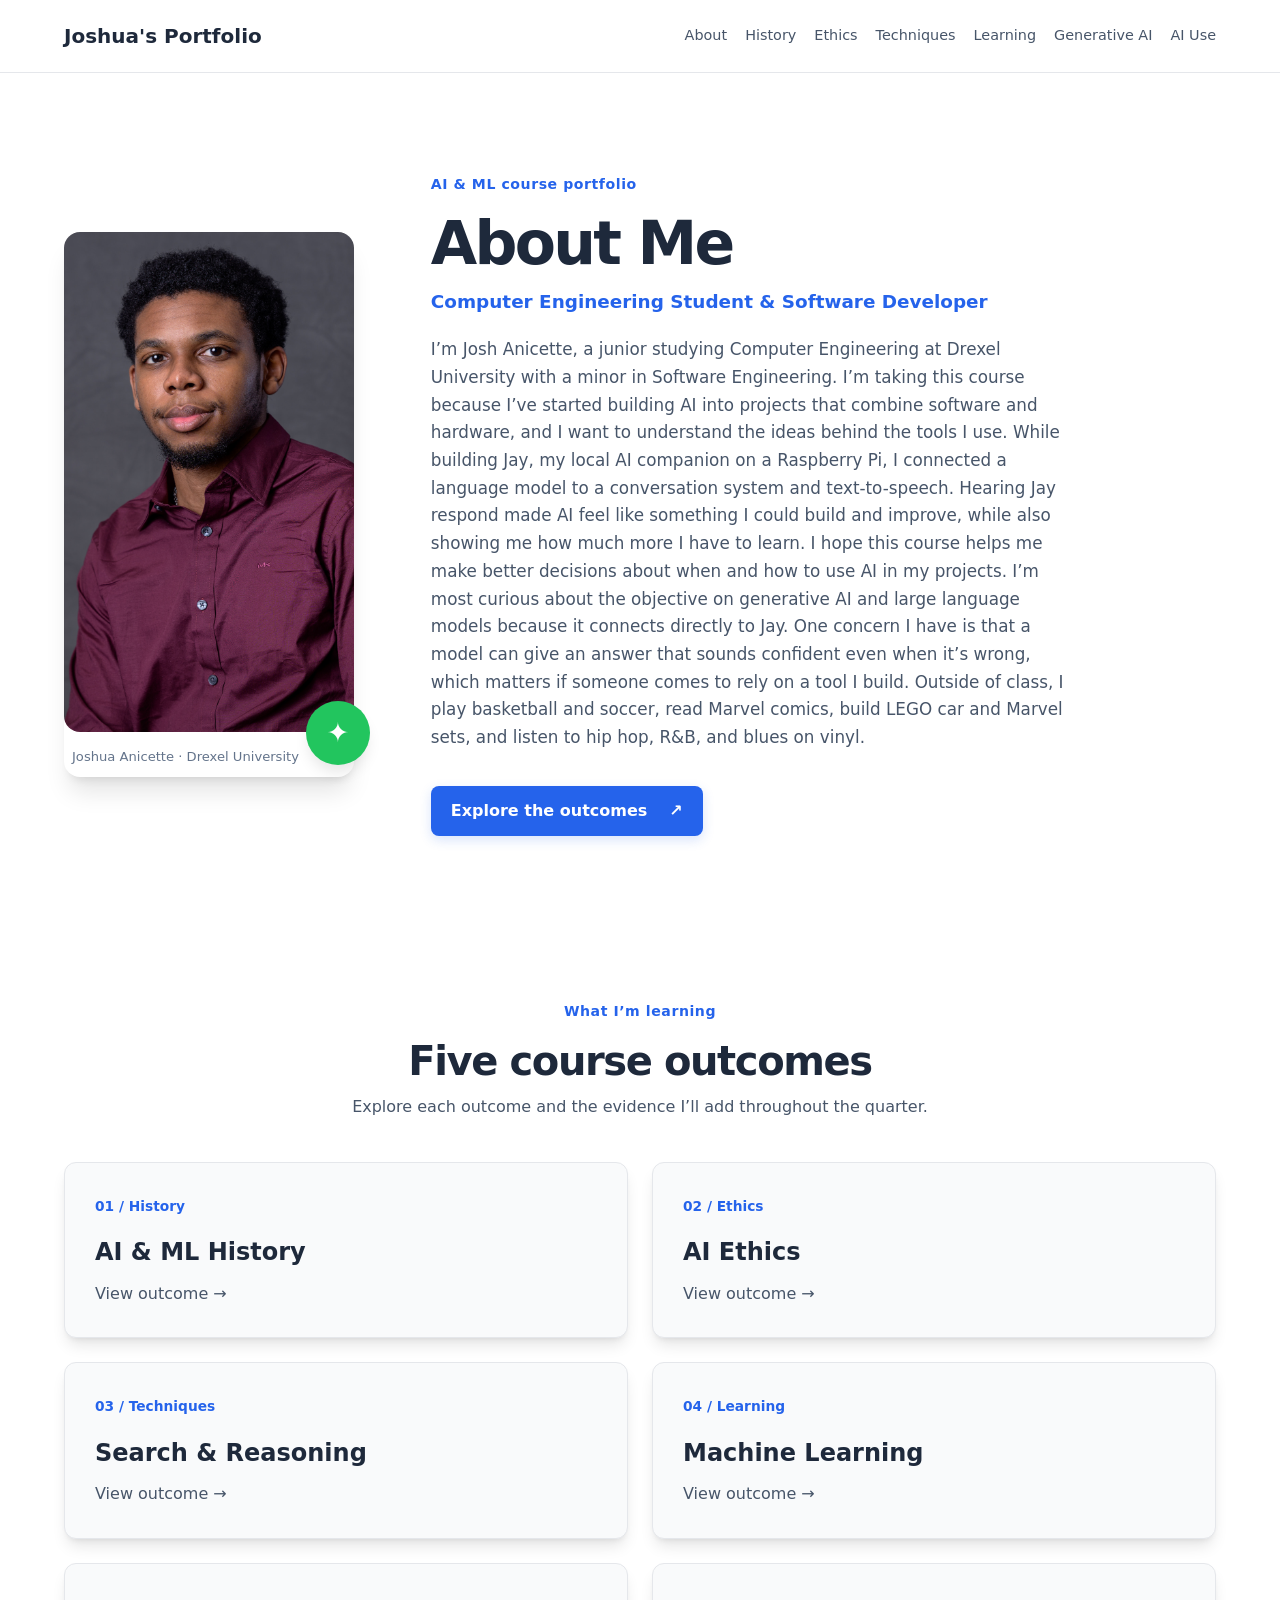
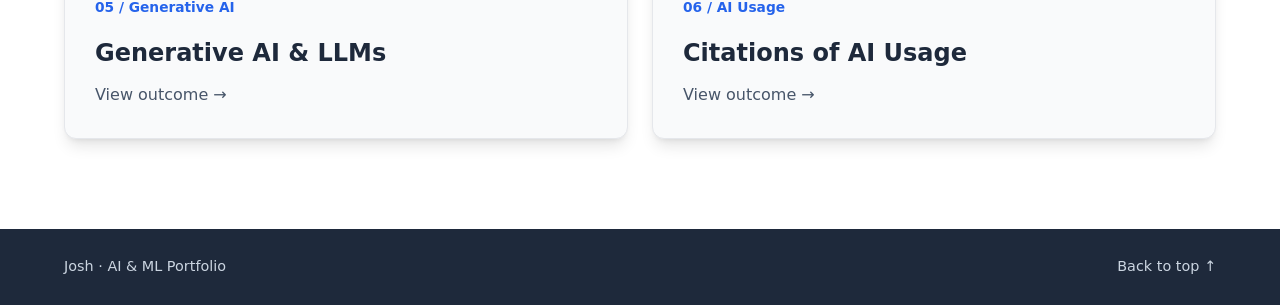
<file: index.html>
<!doctype html>
<html lang="en">
<head>
  <meta charset="utf-8">
  <meta name="viewport" content="width=device-width, initial-scale=1">
  <meta name="description" content="A personal portfolio for an AI and machine learning course.">
  <title>Joshua's Portfolio | AI &amp; ML</title>
  <link rel="stylesheet" href="style.css">
</head>
<body>
  <a class="skip-link" href="#main">Skip to content</a>
  <header class="site-header">
    <nav class="nav wrap" aria-label="Main navigation">
      <a class="brand" href="#home">Joshua's Portfolio</a>
      <div class="nav-links">
        <a href="#home">About</a>
        <a href="outcome1.html">History</a>
        <a href="outcome2.html">Ethics</a>
        <a href="outcome3.html">Techniques</a>
        <a href="outcome4.html">Learning</a>
        <a href="outcome5.html">Generative AI</a>
        <a href="aiuse.html">AI Use</a>
      </div>
    </nav>
  </header>

  <main id="main">
    <section class="hero wrap" id="home" aria-labelledby="about-title">
      <div class="hero-copy">
        <p class="eyebrow">AI &amp; ML course portfolio</p>
        <h1 id="about-title">About Me</h1>
        <p class="hero-subtitle">Computer Engineering Student &amp; Software Developer</p>
        <div class="about-text">
          <p> I’m Josh Anicette, a junior studying Computer Engineering at Drexel University with a minor in Software Engineering. I’m taking this course because I’ve started building AI into projects that combine software and hardware, and I want to understand the ideas behind the tools I use. While building Jay, my local AI companion on a Raspberry Pi, I connected a language model to a conversation system and text-to-speech. Hearing Jay respond made AI feel like something I could build and improve, while also showing me how much more I have to learn. I hope this course helps me make better decisions about when and how to use AI in my projects. I’m most curious about the objective on generative AI and large language models because it connects directly to Jay. One concern I have is that a model can give an answer that sounds confident even when it’s wrong, which matters if someone comes to rely on a tool I build. Outside of class, I play basketball and soccer, read Marvel comics, build LEGO car and Marvel sets, and listen to hip hop, R&B, and blues on vinyl.</p>
        </div>
        <a class="button" href="outcome1.html">Explore the outcomes <span aria-hidden="true">↗</span></a>
      </div>
      <div class="portrait-frame">
        <img src="images/profile.jpg" alt="Portrait or avatar of Josh" width="440" height="500">
        <span class="portrait-badge" aria-hidden="true">✦</span>
        <p class="portrait-caption">Joshua Anicette · Drexel University</p>
      </div>
    </section>

    <section class="section-intro wrap" aria-labelledby="outcomes-title">
      <p class="eyebrow">What I’m learning</p>
      <h2 id="outcomes-title">Five course outcomes</h2>
      <p>Explore each outcome and the evidence I’ll add throughout the quarter.</p>
    </section>
    <div class="outcomes wrap">
      <a class="outcome-link" href="outcome1.html"><span>01 / History</span><h3>AI &amp; ML History</h3><p>View outcome →</p></a>
      <a class="outcome-link" href="outcome2.html"><span>02 / Ethics</span><h3>AI Ethics</h3><p>View outcome →</p></a>
      <a class="outcome-link" href="outcome3.html"><span>03 / Techniques</span><h3>Search &amp; Reasoning</h3><p>View outcome →</p></a>
      <a class="outcome-link" href="outcome4.html"><span>04 / Learning</span><h3>Machine Learning</h3><p>View outcome →</p></a>
      <a class="outcome-link" href="outcome5.html"><span>05 / Generative AI</span><h3>Generative AI &amp; LLMs</h3><p>View outcome →</p></a>
      <a class="outcome-link" href="aiuse.html"><span>06 / AI Usage</span><h3>Citations of AI Usage</h3><p>View outcome →</p></a>
      
    </div>
  </main>

  <footer class="site-footer"><div class="wrap"><span>Josh · AI &amp; ML Portfolio</span><a href="#home">Back to top ↑</a></div></footer>
</body>
</html>
</file>
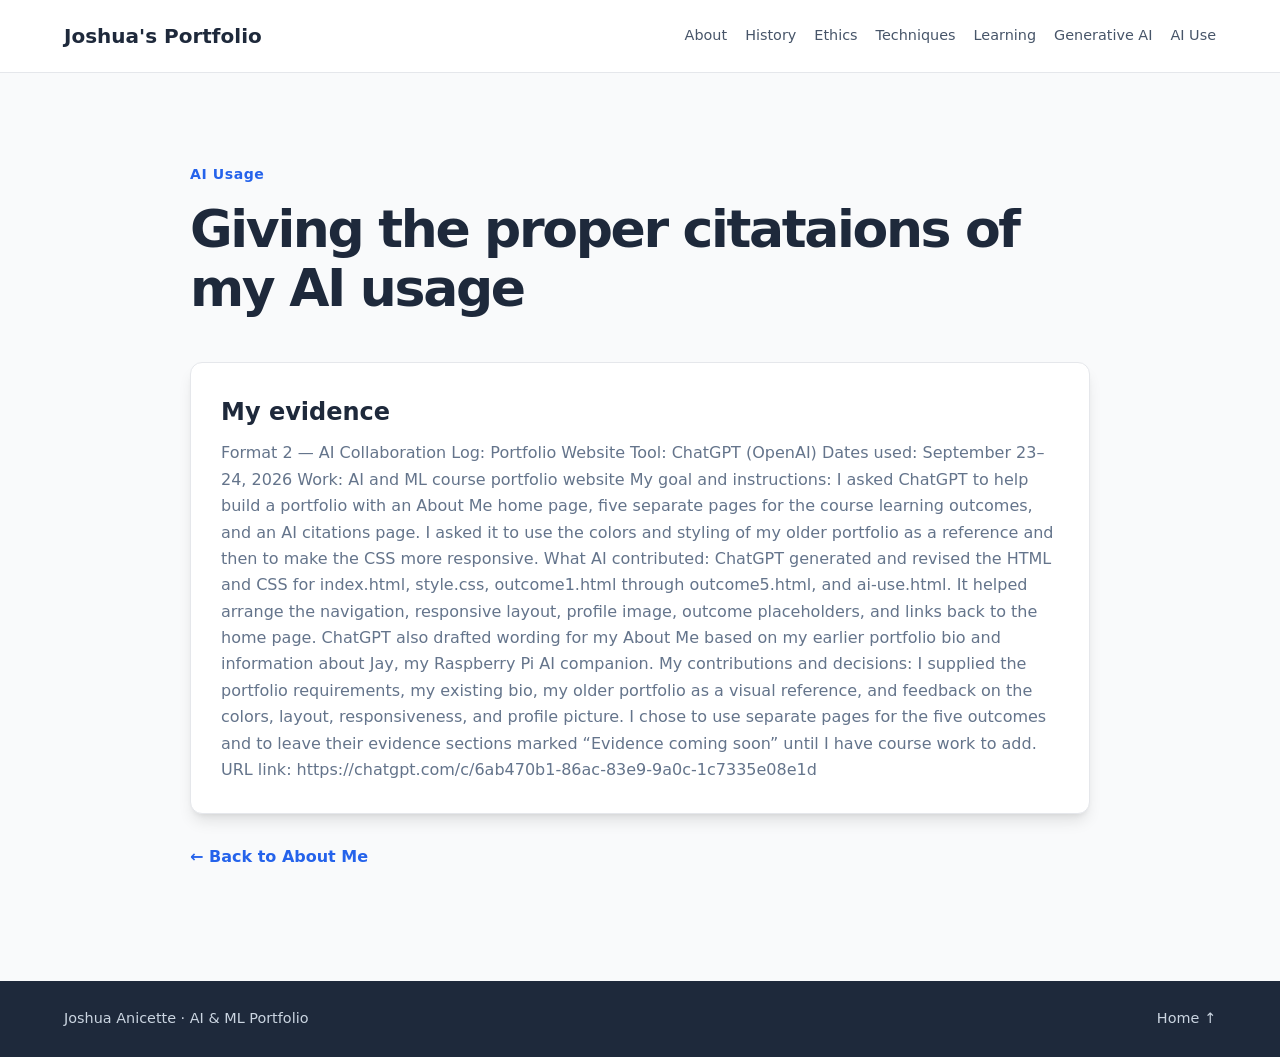
<file: aiuse.html>
<!doctype html>
<html lang="en">
<head><meta charset="utf-8"><meta name="viewport" content="width=device-width, initial-scale=1"><title>Generative AI | Joshua's Portfolio</title><link rel="stylesheet" href="style.css"></head>
<body>
<a class="skip-link" href="#main">Skip to content</a>
<header class="site-header"><nav class="nav wrap" aria-label="Main navigation"><a class="brand" href="index.html">Joshua's Portfolio</a><div class="nav-links"><a href="index.html">About</a><a href="outcome1.html">History</a><a href="outcome2.html">Ethics</a><a href="outcome3.html">Techniques</a><a href="outcome4.html">Learning</a><a href="outcome5.html">Generative AI</a><a href="aiuse.html">AI Use</a></div></nav></header>
<main id="main" class="page-main"><section class="page-content wrap" aria-labelledby="page-title">
<p class="eyebrow"> AI Usage</p>
<h1 id="page-title">Giving the proper citataions of my AI usage</h1>
<div class="evidence-panel"><h2>My evidence</h2><p>Format 2 — AI Collaboration Log: Portfolio Website
Tool: ChatGPT (OpenAI)
Dates used: September 23–24, 2026
Work: AI and ML course portfolio website
My goal and instructions: I asked ChatGPT to help build a portfolio with an About Me home page, five separate pages for the course learning outcomes, and an AI citations page. I asked it to use the colors and styling of my older portfolio as a reference and then to make the CSS more responsive. 
What AI contributed: ChatGPT generated and revised the HTML and CSS for index.html, style.css, outcome1.html through outcome5.html, and ai-use.html. It helped arrange the navigation, responsive layout, profile image, outcome placeholders, and links back to the home page. ChatGPT also drafted wording for my About Me based on my earlier portfolio bio and information about Jay, my Raspberry Pi AI companion.
My contributions and decisions: I supplied the portfolio requirements, my existing bio, my older portfolio as a visual reference, and feedback on the colors, layout, responsiveness, and profile picture. I chose to use separate pages for the five outcomes and to leave their evidence sections marked “Evidence coming soon” until I have course work to add.
URL link: https://chatgpt.com/c/6ab470b1-86ac-83e9-9a0c-1c7335e08e1d</p></div>
<a class="back-link" href="index.html">← Back to About Me</a>
</section></main>
<footer class="site-footer"><div class="wrap"><span>Joshua Anicette · AI &amp; ML Portfolio</span><a href="index.html">Home ↑</a></div></footer>
</body></html>
</file>
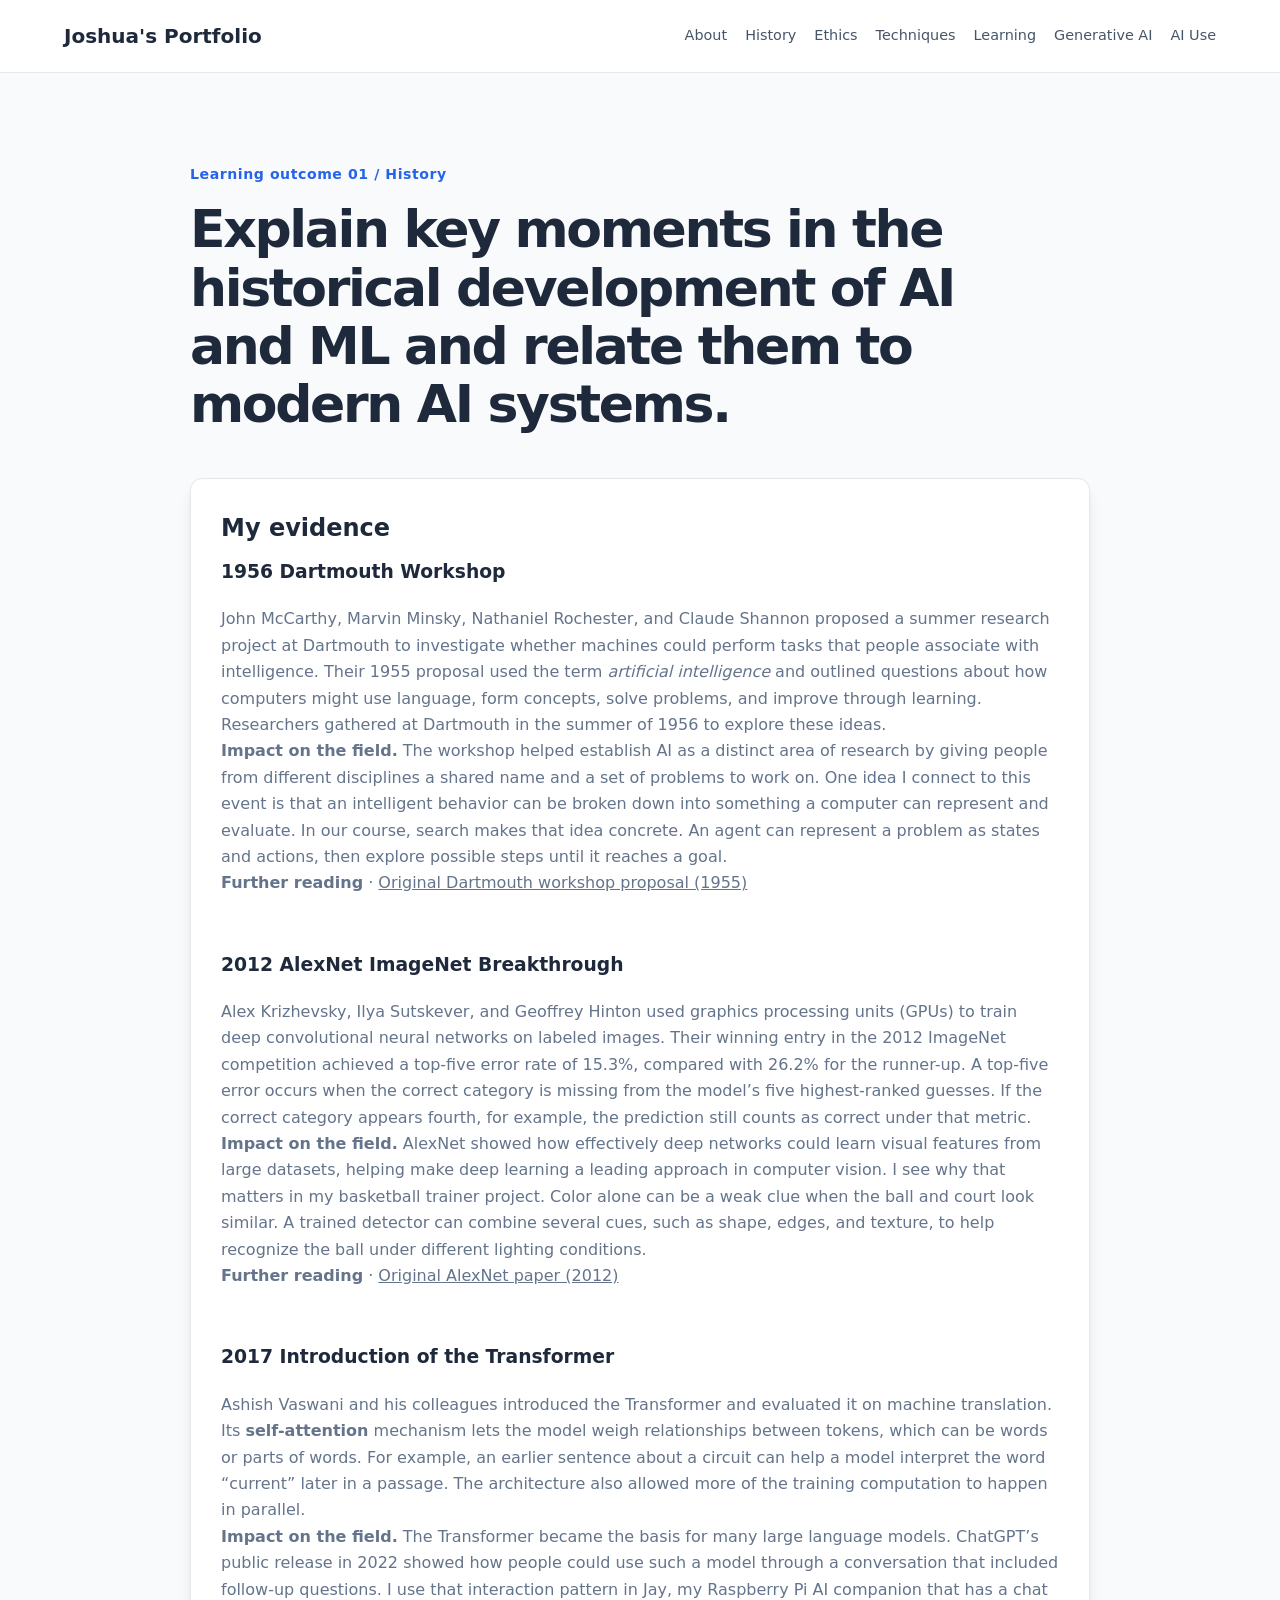
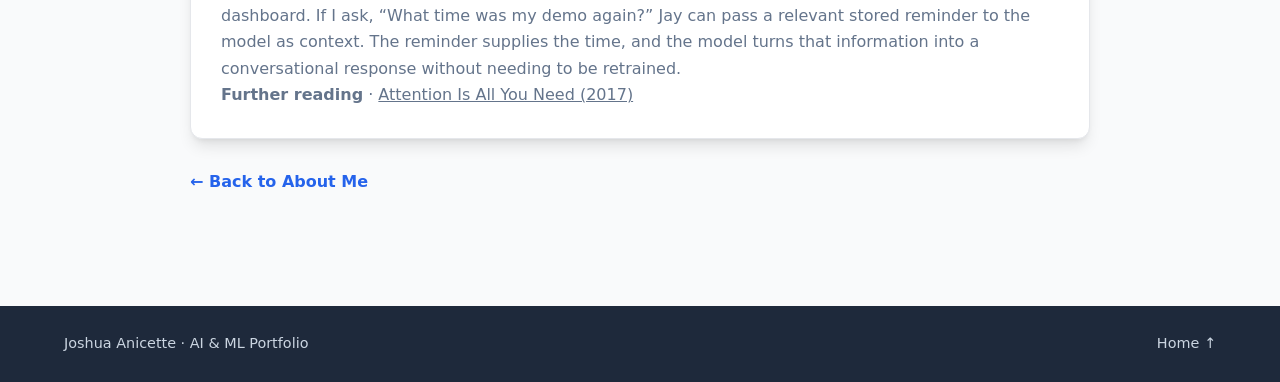
<file: outcome1.html>
<!doctype html>
<html lang="en">
<head><meta charset="utf-8"><meta name="viewport" content="width=device-width, initial-scale=1"><title>History | Joshua's Portfolio</title><link rel="stylesheet" href="style.css"></head>
<body>
<a class="skip-link" href="#main">Skip to content</a>
<header class="site-header"><nav class="nav wrap" aria-label="Main navigation"><a class="brand" href="index.html">Joshua's Portfolio</a><div class="nav-links"><a href="index.html">About</a><a href="outcome1.html">History</a><a href="outcome2.html">Ethics</a><a href="outcome3.html">Techniques</a><a href="outcome4.html">Learning</a><a href="outcome5.html">Generative AI</a><a href="aiuse.html">AI Use</a></div></nav></header>
<main id="main" class="page-main"><section class="page-content wrap" aria-labelledby="page-title">
<p class="eyebrow">Learning outcome 01 / History</p>
<h1 id="page-title">Explain key moments in the historical development of AI and ML and relate them to modern AI systems.</h1>
<div class="evidence-panel">
  <h2>My evidence</h2>

  <section class="evidence-section" aria-labelledby="dartmouth">
    <h3 id="dartmouth">1956 Dartmouth Workshop</h3>
    <p>John McCarthy, Marvin Minsky, Nathaniel Rochester, and Claude Shannon
      proposed a summer research project at Dartmouth to investigate whether
      machines could perform tasks that people associate with intelligence.
      Their 1955 proposal used the term <em>artificial intelligence</em> and
      outlined questions about how computers might use language, form concepts,
      solve problems, and improve through learning. Researchers gathered at
      Dartmouth in the summer of 1956 to explore these ideas.</p>
    <p><strong>Impact on the field.</strong> The workshop helped establish AI
      as a distinct area of research by giving people from different disciplines
      a shared name and a set of problems to work on. One idea I connect to this
      event is that an intelligent behavior can be broken down into something
      a computer can represent and evaluate. In our course, search makes that
      idea concrete. An agent can represent a problem as states and actions,
      then explore possible steps until it reaches a goal.</p>
    <p class="source-list"><strong>Further reading</strong> ·
      <a href="https://www-formal.stanford.edu/jmc/history/dartmouth/dartmouth.html">
        Original Dartmouth workshop proposal (1955)
      </a>
    </p>
  </section>
<br></br>
  <section class="evidence-section" aria-labelledby="alexnet">
    <h3 id="alexnet">2012 AlexNet ImageNet Breakthrough</h3>
    <p>Alex Krizhevsky, Ilya Sutskever, and Geoffrey Hinton used graphics
      processing units (GPUs) to train deep convolutional neural networks on
      labeled images. Their winning entry in the 2012 ImageNet competition
      achieved a top-five error rate of 15.3%, compared with 26.2% for the
      runner-up. A top-five error occurs when the correct category is missing
      from the model’s five highest-ranked guesses. If the correct category
      appears fourth, for example, the prediction still counts as correct
      under that metric.</p>
    <p><strong>Impact on the field.</strong> AlexNet showed how effectively
      deep networks could learn visual features from large datasets, helping
      make deep learning a leading approach in computer vision. I see why
      that matters in my basketball trainer project. Color alone can be a
      weak clue when the ball and court look similar. A trained detector
      can combine several cues, such as shape, edges, and texture, to help
      recognize the ball under different lighting conditions.</p>
    <p class="source-list"><strong>Further reading</strong> ·
      <a href="https://proceedings.neurips.cc/paper_files/paper/2012/file/c399862d3b9d6b76c8436e924a68c45b-Paper.pdf">
        Original AlexNet paper (2012)
      </a>
    </p>
  </section>
<br></br>
  <section class="evidence-section" aria-labelledby="transformer">
    <h3 id="transformer">2017 Introduction of the Transformer</h3>
    <p> Ashish Vaswani and his colleagues introduced the Transformer and
      evaluated it on machine translation. Its <strong>self-attention</strong>
      mechanism lets the model weigh relationships between tokens, which can
      be words or parts of words. For example, an earlier sentence about a
      circuit can help a model interpret the word “current” later in a
      passage. The architecture also allowed more of the training computation
      to happen in parallel.</p>
    <p><strong>Impact on the field.</strong> The Transformer became the basis
      for many large language models. ChatGPT’s public release in 2022 showed
      how people could use such a model through a conversation that included
      follow-up questions. I use that interaction pattern in Jay, my Raspberry
      Pi AI companion that has a chat dashboard. If I ask, “What time was my demo again?” Jay can pass
      a relevant stored reminder to the model as context. The reminder
      supplies the time, and the model turns that information into a
      conversational response without needing to be retrained.</p>
    <p class="source-list"><strong>Further reading</strong> ·
      <a href="https://proceedings.neurips.cc/paper_files/paper/2017/hash/3f5ee243547dee91fbd053c1c4a845aa-Abstract.html">
        Attention Is All You Need (2017)
      </a>
    </p>
  </section>
</div>
<a class="back-link" href="index.html">← Back to About Me</a>
</section></main>
<footer class="site-footer"><div class="wrap"><span>Joshua Anicette · AI &amp; ML Portfolio</span><a href="index.html">Home ↑</a></div></footer>
</body></html>
</file>
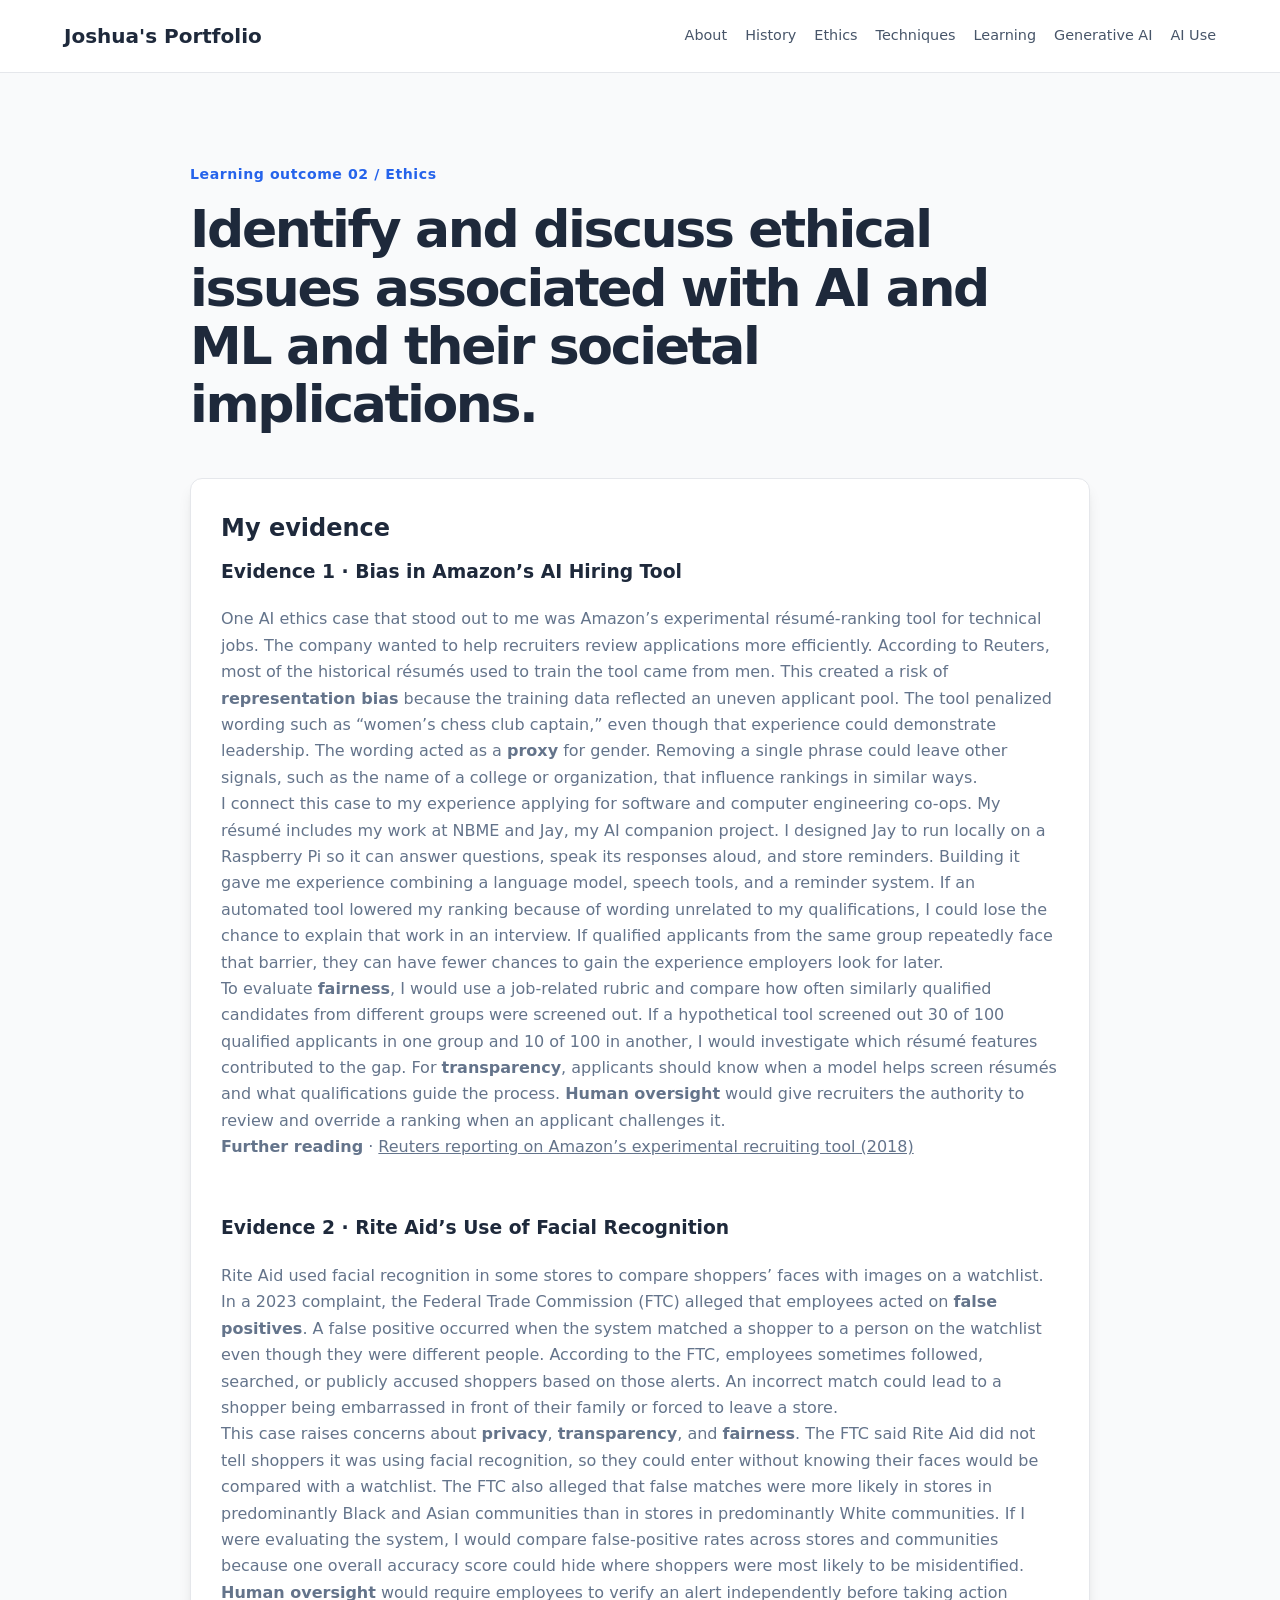
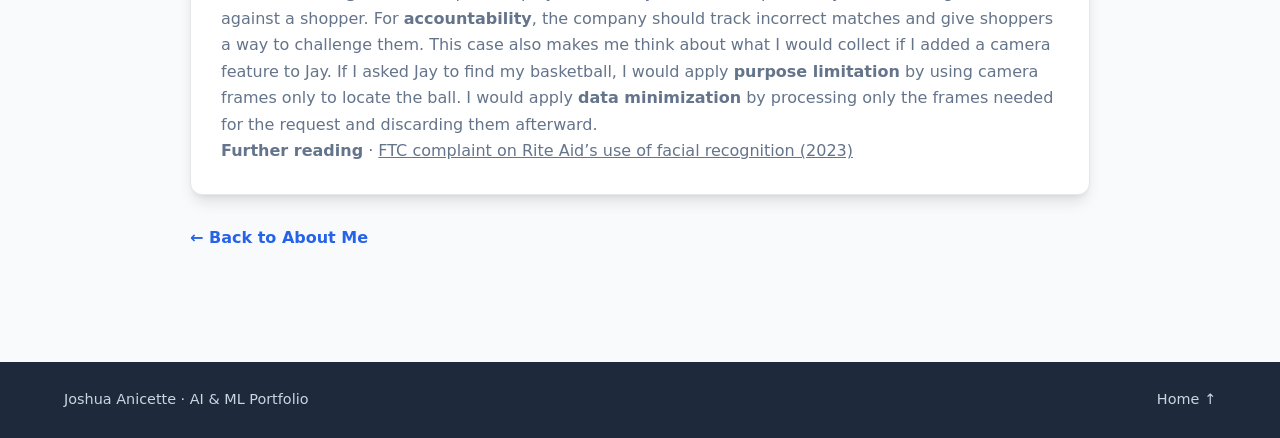
<file: outcome2.html>
<!doctype html>
<html lang="en">
<head><meta charset="utf-8"><meta name="viewport" content="width=device-width, initial-scale=1"><title>Ethics | Joshua's Portfolio</title><link rel="stylesheet" href="style.css"></head>
<body>
<a class="skip-link" href="#main">Skip to content</a>
<header class="site-header"><nav class="nav wrap" aria-label="Main navigation"><a class="brand" href="index.html">Joshua's Portfolio</a><div class="nav-links"><a href="index.html">About</a><a href="outcome1.html">History</a><a href="outcome2.html">Ethics</a><a href="outcome3.html">Techniques</a><a href="outcome4.html">Learning</a><a href="outcome5.html">Generative AI</a><a href="aiuse.html">AI Use</a></div></nav></header>
<main id="main" class="page-main"><section class="page-content wrap" aria-labelledby="page-title">
<p class="eyebrow">Learning outcome 02 / Ethics</p>
<h1 id="page-title">Identify and discuss ethical issues associated with AI and ML and their societal implications.</h1>
<div class="evidence-panel">
  <h2>My evidence</h2>

  <section class="evidence-section" aria-labelledby="amazon-hiring">
    <h3 id="amazon-hiring">Evidence 1 · Bias in Amazon’s AI Hiring Tool</h3>

    <p>
      One AI ethics case that stood out to me was Amazon’s experimental
      résumé-ranking tool for technical jobs. The company wanted to help
      recruiters review applications more efficiently. According to Reuters,
      most of the historical résumés used to train the tool came from men.
      This created a risk of <strong>representation bias</strong> because
      the training data reflected an uneven applicant pool. The tool
      penalized wording such as “women’s chess club captain,” even though
      that experience could demonstrate leadership. The wording acted as a
      <strong>proxy</strong> for gender. Removing a single phrase could
      leave other signals, such as the name of a college or organization,
      that influence rankings in similar ways.
    </p>

    <p>
      I connect this case to my experience applying for software and computer
      engineering co-ops. My résumé includes my work at NBME and Jay, my
      AI companion project. I designed Jay to run locally on a Raspberry Pi
      so it can answer questions, speak its responses aloud, and store
      reminders. Building it gave me experience combining a language model,
      speech tools, and a reminder system. If an automated tool lowered my
      ranking because of wording unrelated to my qualifications, I could
      lose the chance to explain that work in an interview. If qualified
      applicants from the same group repeatedly face that barrier, they can
      have fewer chances to gain the experience employers look for later.
    </p>

    <p>
      To evaluate <strong>fairness</strong>, I would use a job-related
      rubric and compare how often similarly qualified candidates from
      different groups were screened out. If a hypothetical tool screened
      out 30 of 100 qualified applicants in one group and 10 of 100 in
      another, I would investigate which résumé features contributed to
      the gap. For <strong>transparency</strong>, applicants should know
      when a model helps screen résumés and what qualifications guide the
      process. <strong>Human oversight</strong> would give recruiters
      the authority to review and override a ranking when an applicant
      challenges it.
    </p>

    <p class="source-list">
      <strong>Further reading</strong> ·
      <a href="https://www.investing.com/news/stock-market-news/amazon-scraps-secret-ai-recruiting-tool-that-showed-bias-against-women-1637988">
        Reuters reporting on Amazon’s experimental recruiting tool (2018)
      </a>
    </p>
</section>
<br></br>
  <section class="evidence-section" aria-labelledby="rite-aid">
    <h3 id="rite-aid">Evidence 2 · Rite Aid’s Use of Facial Recognition</h3>

    <p>
      Rite Aid used facial recognition in some stores to compare shoppers’
      faces with images on a watchlist. In a 2023 complaint, the Federal
      Trade Commission (FTC) alleged that employees acted on
      <strong>false positives</strong>. A false positive occurred when
      the system matched a shopper to a person on the watchlist even
      though they were different people. According to the FTC, employees
      sometimes followed, searched, or publicly accused shoppers based
      on those alerts. An incorrect match could lead to a shopper being
      embarrassed in front of their family or forced to leave a store.
    </p>

    <p>
      This case raises concerns about <strong>privacy</strong>,
      <strong>transparency</strong>, and <strong>fairness</strong>. The FTC
      said Rite Aid did not tell shoppers it was using facial recognition,
      so they could enter without knowing their faces would be compared
      with a watchlist. The FTC also alleged that false matches were more
      likely in stores in predominantly Black and Asian communities than
      in stores in predominantly White communities. If I were evaluating
      the system, I would compare false-positive rates across stores and
      communities because one overall accuracy score could hide where
      shoppers were most likely to be misidentified.
    </p>

    <p>
      <strong>Human oversight</strong> would require employees to verify
      an alert independently before taking action against a shopper.
      For <strong>accountability</strong>, the company should track
      incorrect matches and give shoppers a way to challenge them.
      This case also makes me think about what I would collect if I
      added a camera feature to Jay. If I asked Jay to find my basketball,
      I would apply <strong>purpose limitation</strong> by using camera
      frames only to locate the ball. I would apply
      <strong>data minimization</strong> by processing only the frames
      needed for the request and discarding them afterward.
    </p>

    <p class="source-list">
      <strong>Further reading</strong> ·
      <a href="https://www.ftc.gov/system/files/ftc_gov/pdf/2023190_riteaid_complaint_filed.pdf">
        FTC complaint on Rite Aid’s use of facial recognition (2023)
      </a>
    </p>
  </section>
</div>
<a class="back-link" href="index.html">← Back to About Me</a>
</section></main>
<footer class="site-footer"><div class="wrap"><span>Joshua Anicette · AI &amp; ML Portfolio</span><a href="index.html">Home ↑</a></div></footer>
</body></html>
</file>
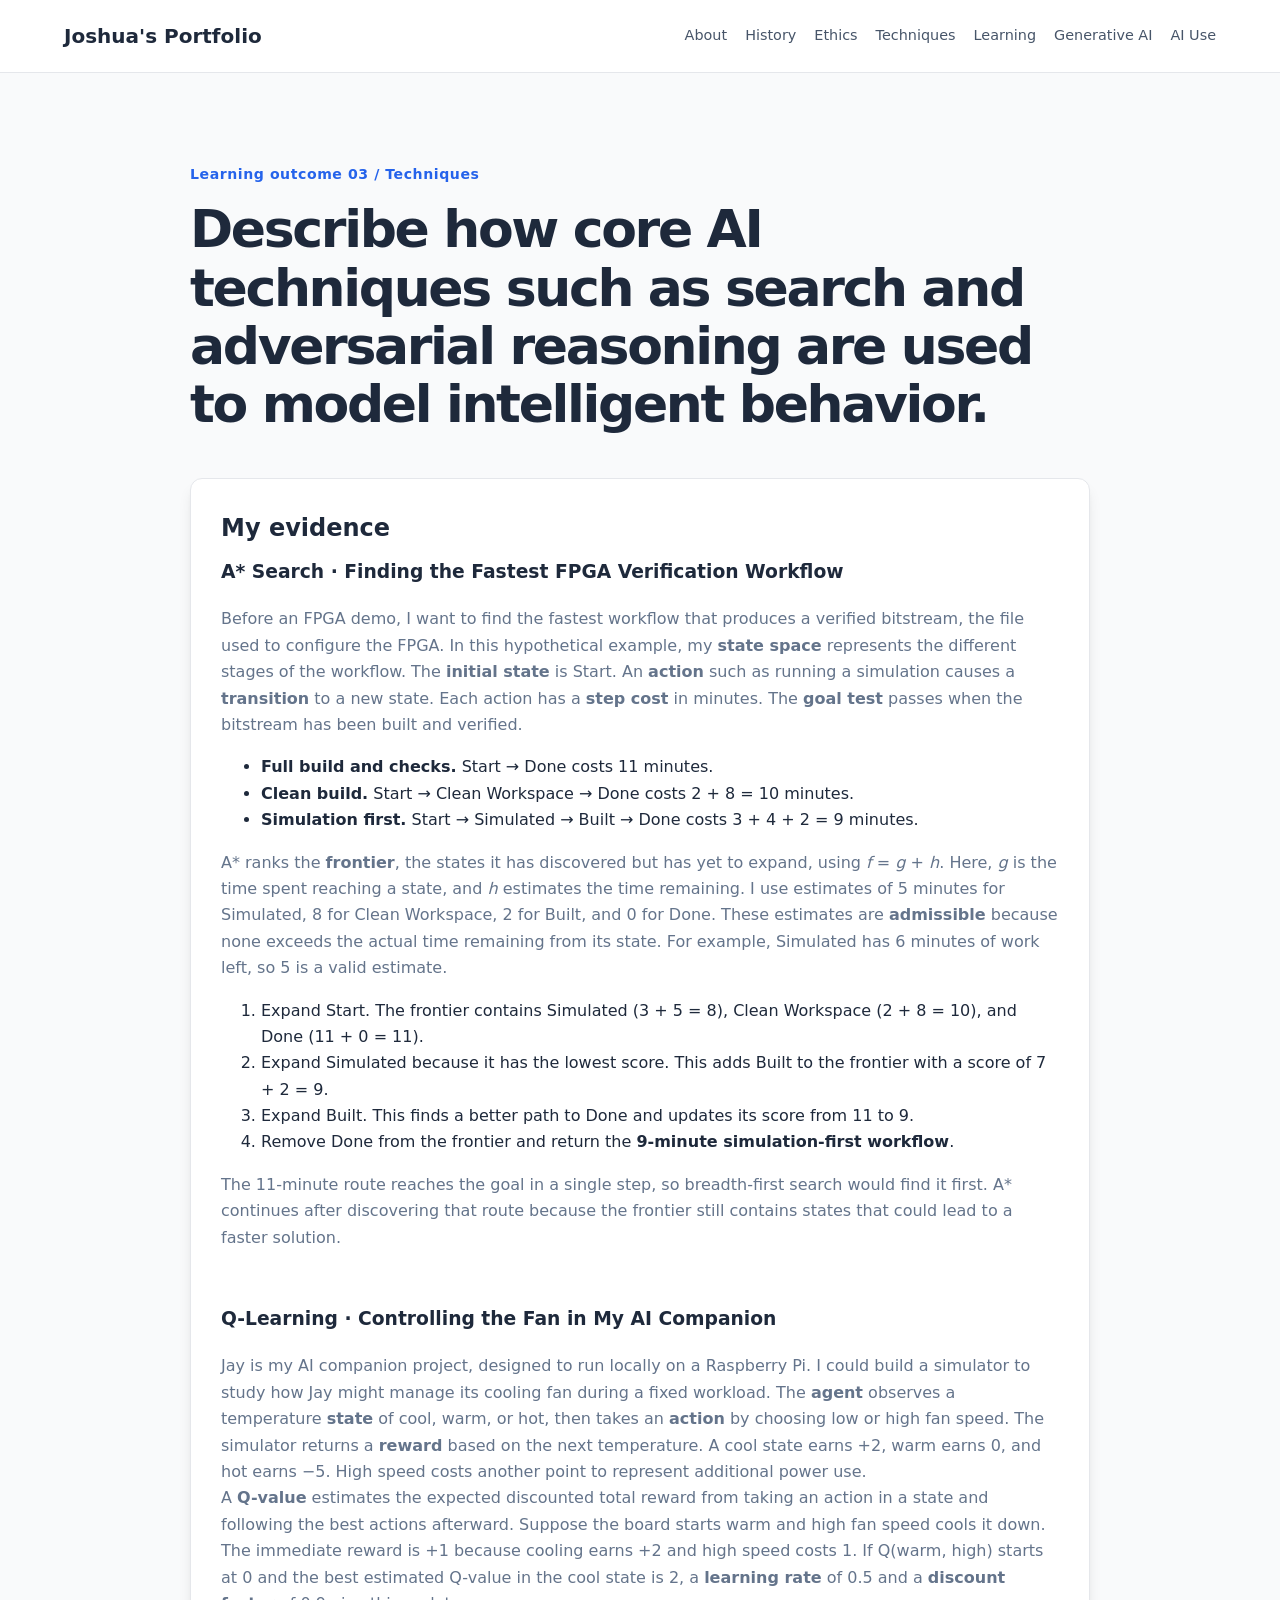
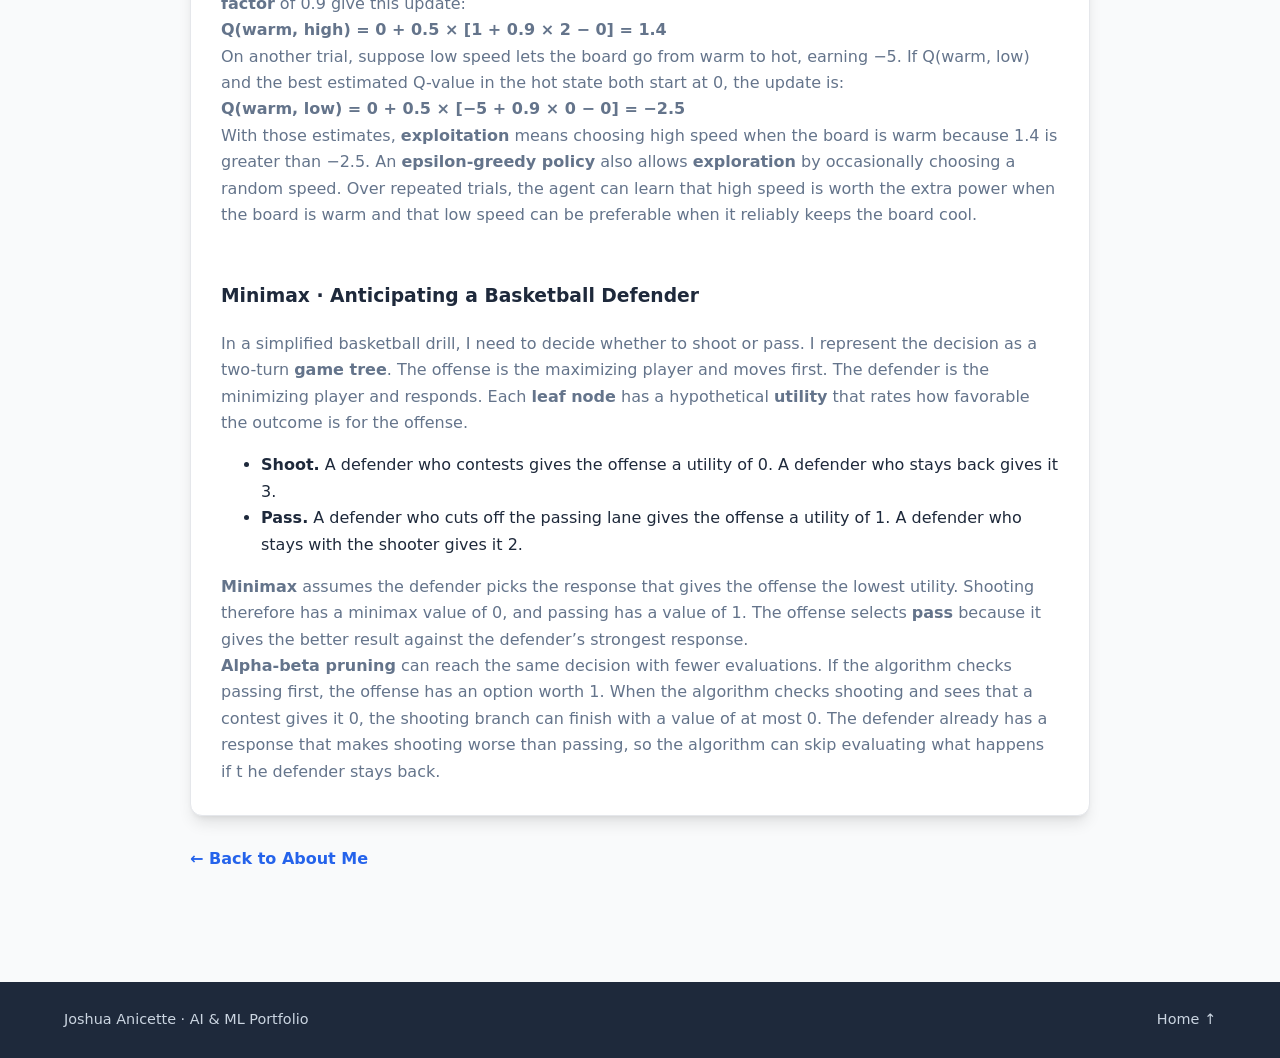
<file: outcome3.html>
<!doctype html>
<html lang="en">
<head><meta charset="utf-8"><meta name="viewport" content="width=device-width, initial-scale=1"><title>Techniques | Joshua's Portfolio</title><link rel="stylesheet" href="style.css"></head>
<body>
<a class="skip-link" href="#main">Skip to content</a>
<header class="site-header"><nav class="nav wrap" aria-label="Main navigation"><a class="brand" href="index.html">Joshua's Portfolio</a><div class="nav-links"><a href="index.html">About</a><a href="outcome1.html">History</a><a href="outcome2.html">Ethics</a><a href="outcome3.html">Techniques</a><a href="outcome4.html">Learning</a><a href="outcome5.html">Generative AI</a><a href="aiuse.html">AI Use</a></div></nav></header>
<main id="main" class="page-main"><section class="page-content wrap" aria-labelledby="page-title">
<p class="eyebrow">Learning outcome 03 / Techniques</p>
<h1 id="page-title">Describe how core AI techniques such as search and adversarial reasoning are used to model intelligent behavior.</h1>
<div class="evidence-panel">
  <h2>My evidence</h2>

  <section class="evidence-section" aria-labelledby="astar">
    <h3 id="astar">A* Search · Finding the Fastest FPGA Verification Workflow</h3>

    <p>
      Before an FPGA demo, I want to find the fastest workflow that
      produces a verified bitstream, the file used to configure the FPGA.
      In this hypothetical example, my <strong>state space</strong>
      represents the different stages of the workflow. The
      <strong>initial state</strong> is Start. An <strong>action</strong>
      such as running a simulation causes a <strong>transition</strong>
      to a new state. Each action has a <strong>step cost</strong> in
      minutes. The <strong>goal test</strong> passes when the bitstream
      has been built and verified.
    </p>

    <ul>
      <li><strong>Full build and checks.</strong> Start → Done costs 11 minutes.</li>
      <li><strong>Clean build.</strong> Start → Clean Workspace → Done costs 2 + 8 = 10 minutes.</li>
      <li><strong>Simulation first.</strong> Start → Simulated → Built → Done costs 3 + 4 + 2 = 9 minutes.</li>
    </ul>

    <p>
      A* ranks the <strong>frontier</strong>, the states it has discovered
      but has yet to expand, using <var>f</var> = <var>g</var> + <var>h</var>.
      Here, <var>g</var> is the time spent reaching a state, and
      <var>h</var> estimates the time remaining. I use estimates of 5
      minutes for Simulated, 8 for Clean Workspace, 2 for Built, and 0
      for Done. These estimates are <strong>admissible</strong> because
      none exceeds the actual time remaining from its state. For
      example, Simulated has 6 minutes of work left, so 5 is a valid estimate.
    </p>

    <ol>
      <li>Expand Start. The frontier contains Simulated (3 + 5 = 8),
        Clean Workspace (2 + 8 = 10), and Done (11 + 0 = 11).</li>
      <li>Expand Simulated because it has the lowest score. This adds
        Built to the frontier with a score of 7 + 2 = 9.</li>
      <li>Expand Built. This finds a better path to Done and updates its
        score from 11 to 9.</li>
      <li>Remove Done from the frontier and return the
        <strong>9-minute simulation-first workflow</strong>.</li>
    </ol>

    <p>
      The 11-minute route reaches the goal in a single step, so
      breadth-first search would find it first. A* continues after
      discovering that route because the frontier still contains states
      that could lead to a faster solution.
    </p>
  </section>
<br></br>
  <section class="evidence-section" aria-labelledby="q-learning">
    <h3 id="q-learning">Q-Learning · Controlling the Fan in My AI Companion</h3>

    <p>
      Jay is my AI companion project, designed to run locally on a
      Raspberry Pi. I could build a simulator to study how Jay might
      manage its cooling fan during a fixed workload. The
      <strong>agent</strong> observes a temperature <strong>state</strong>
      of cool, warm, or hot, then takes an <strong>action</strong> by
      choosing low or high fan speed. The simulator returns a
      <strong>reward</strong> based on the next temperature. A cool
      state earns +2, warm earns 0, and hot earns −5. High speed costs
      another point to represent additional power use.
    </p>

    <p>
      A <strong>Q-value</strong> estimates the expected discounted
      total reward from taking an action in a state and following the
      best actions afterward. Suppose the board starts warm and high
      fan speed cools it down. The immediate reward is +1 because
      cooling earns +2 and high speed costs 1. If Q(warm, high) starts
      at 0 and the best estimated Q-value in the cool state is 2, a
      <strong>learning rate</strong> of 0.5 and a
      <strong>discount factor</strong> of 0.9 give this update:
    </p>

    <p><strong>Q(warm, high) = 0 + 0.5 × [1 + 0.9 × 2 − 0] = 1.4</strong></p>

    <p>
      On another trial, suppose low speed lets the board go from warm
      to hot, earning −5. If Q(warm, low) and the best estimated
      Q-value in the hot state both start at 0, the update is:
    </p>

    <p><strong>Q(warm, low) = 0 + 0.5 × [−5 + 0.9 × 0 − 0] = −2.5</strong></p>

    <p>
      With those estimates, <strong>exploitation</strong> means choosing
      high speed when the board is warm because 1.4 is greater than
      −2.5. An <strong>epsilon-greedy policy</strong> also allows
      <strong>exploration</strong> by occasionally choosing a random
      speed. Over repeated trials, the agent can learn that high speed
      is worth the extra power when the board is warm and that low
      speed can be preferable when it reliably keeps the board cool.
    </p>
  </section>
<br></br>
  <section class="evidence-section" aria-labelledby="minimax">
    <h3 id="minimax">Minimax · Anticipating a Basketball Defender</h3>

    <p>
      In a simplified basketball drill, I need to decide whether to
      shoot or pass. I represent the decision as a two-turn
      <strong>game tree</strong>. The offense is the maximizing player
      and moves first. The defender is the minimizing player and
      responds. Each <strong>leaf node</strong> has a hypothetical
      <strong>utility</strong> that rates how favorable the outcome is
      for the offense.
    </p>

    <ul>
      <li><strong>Shoot.</strong> A defender who contests gives the
        offense a utility of 0. A defender who stays back gives it 3.</li>
      <li><strong>Pass.</strong> A defender who cuts off the passing
        lane gives the offense a utility of 1. A defender who stays
        with the shooter gives it 2.</li>
    </ul>

    <p>
      <strong>Minimax</strong> assumes the defender picks the response
      that gives the offense the lowest utility. Shooting therefore
      has a minimax value of 0, and passing has a value of 1. The
      offense selects <strong>pass</strong> because it gives the better
      result against the defender’s strongest response.
    </p>

    <p>
      <strong>Alpha-beta pruning</strong> can reach the same decision
      with fewer evaluations. If the algorithm checks passing first,
      the offense has an option worth 1. When the algorithm checks
      shooting and sees that a contest gives it 0, the shooting branch
      can finish with a value of at most 0. The defender already has
      a response that makes shooting worse than passing, so the
      algorithm can skip evaluating what happens if t he defender
      stays back.
    </p>
  </section>
</div>
<a class="back-link" href="index.html">← Back to About Me</a>
</section></main>
<footer class="site-footer"><div class="wrap"><span>Joshua Anicette · AI &amp; ML Portfolio</span><a href="index.html">Home ↑</a></div></footer>
</body></html>
</file>
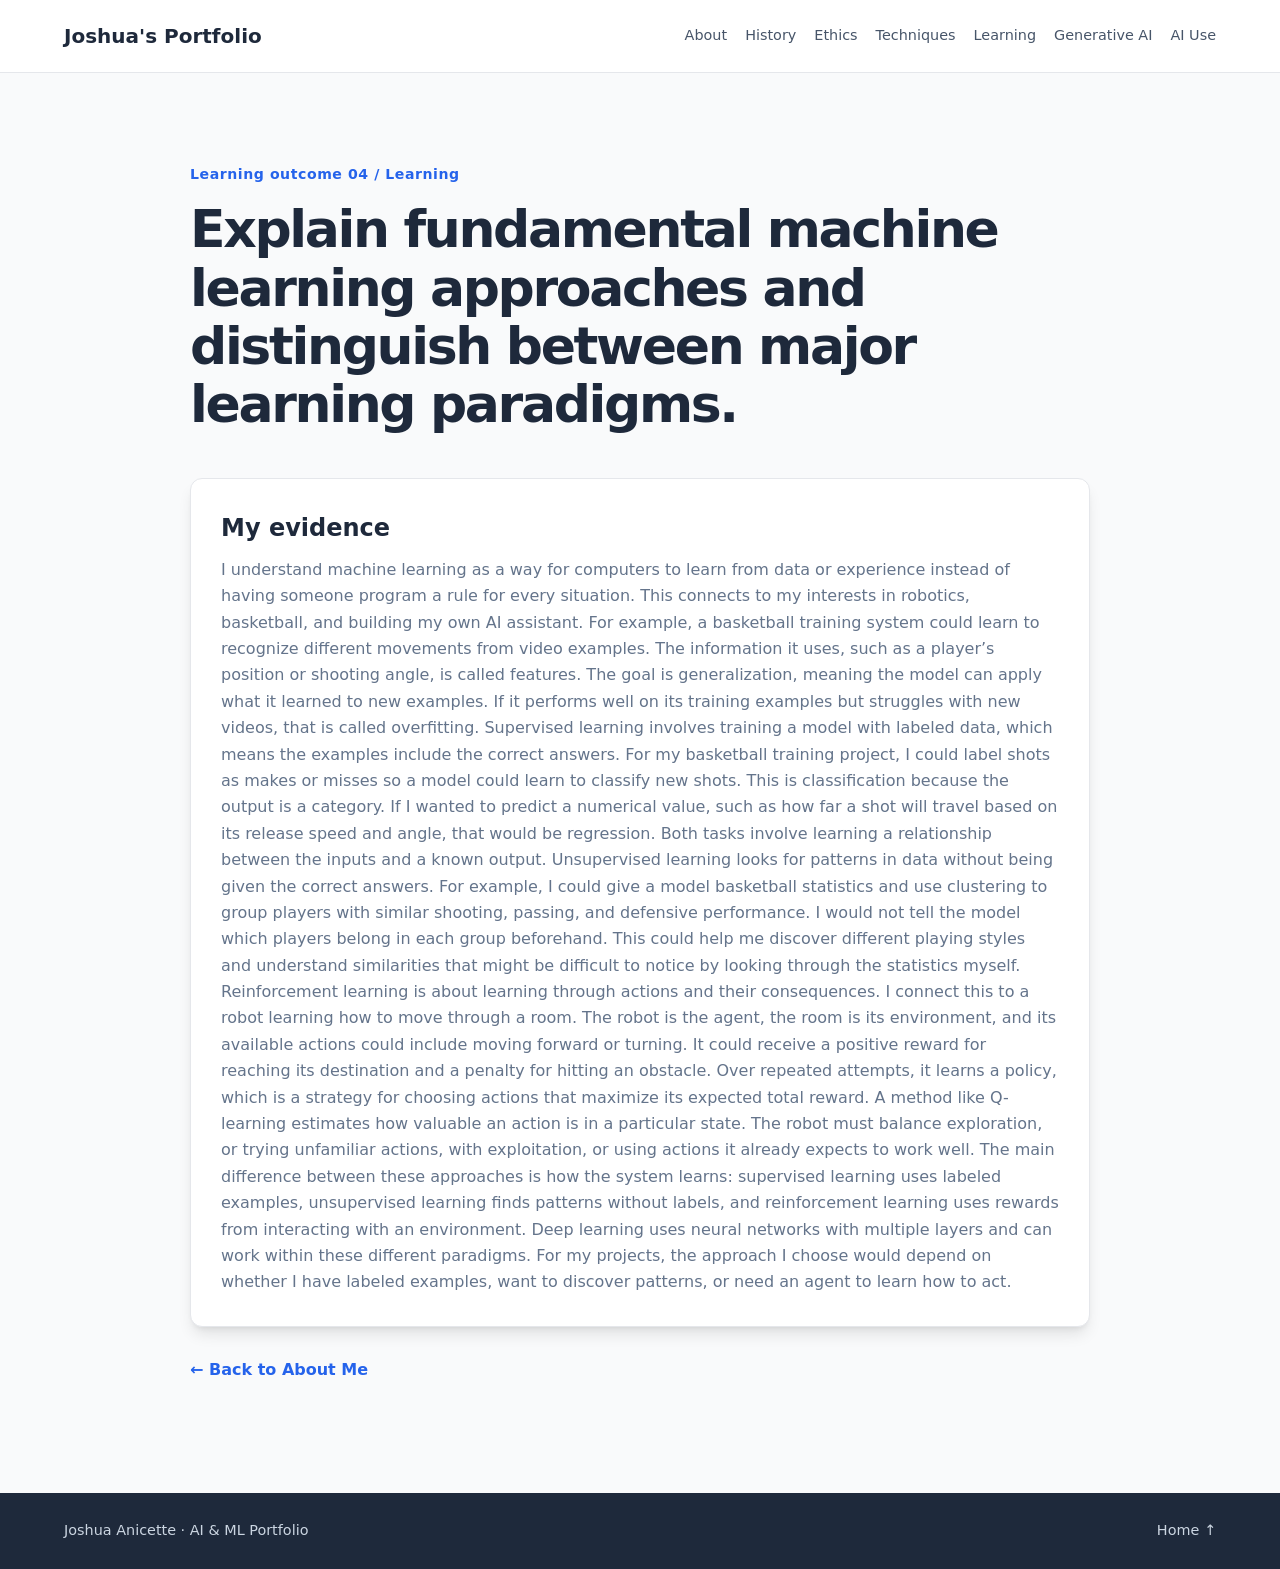
<file: outcome4.html>
<!doctype html>
<html lang="en">
<head><meta charset="utf-8"><meta name="viewport" content="width=device-width, initial-scale=1"><title>Learning | Joshua's Portfolio</title><link rel="stylesheet" href="style.css"></head>
<body>
<a class="skip-link" href="#main">Skip to content</a>
<header class="site-header"><nav class="nav wrap" aria-label="Main navigation"><a class="brand" href="index.html">Joshua's Portfolio</a><div class="nav-links"><a href="index.html">About</a><a href="outcome1.html">History</a><a href="outcome2.html">Ethics</a><a href="outcome3.html">Techniques</a><a href="outcome4.html">Learning</a><a href="outcome5.html">Generative AI</a><a href="aiuse.html">AI Use</a></div></nav></header>
<main id="main" class="page-main"><section class="page-content wrap" aria-labelledby="page-title">
<p class="eyebrow">Learning outcome 04 / Learning</p>
<h1 id="page-title">Explain fundamental machine learning approaches and distinguish between major learning paradigms.</h1>
<div class="evidence-panel"><h2>My evidence</h2><p>I understand machine learning as a way for computers to learn from data or experience instead of having someone program a rule for every situation. This connects to my interests in robotics, basketball, and building my own AI assistant. For example, a basketball training system could learn to recognize different movements from video examples. The information it uses, such as a player’s position or shooting angle, is called features. The goal is generalization, meaning the model can apply what it learned to new examples. If it performs well on its training examples but struggles with new videos, that is called overfitting.

Supervised learning involves training a model with labeled data, which means the examples include the correct answers. For my basketball training project, I could label shots as makes or misses so a model could learn to classify new shots. This is classification because the output is a category. If I wanted to predict a numerical value, such as how far a shot will travel based on its release speed and angle, that would be regression. Both tasks involve learning a relationship between the inputs and a known output.

Unsupervised learning looks for patterns in data without being given the correct answers. For example, I could give a model basketball statistics and use clustering to group players with similar shooting, passing, and defensive performance. I would not tell the model which players belong in each group beforehand. This could help me discover different playing styles and understand similarities that might be difficult to notice by looking through the statistics myself.

Reinforcement learning is about learning through actions and their consequences. I connect this to a robot learning how to move through a room. The robot is the agent, the room is its environment, and its available actions could include moving forward or turning. It could receive a positive reward for reaching its destination and a penalty for hitting an obstacle. Over repeated attempts, it learns a policy, which is a strategy for choosing actions that maximize its expected total reward. A method like Q-learning estimates how valuable an action is in a particular state. The robot must balance exploration, or trying unfamiliar actions, with exploitation, or using actions it already expects to work well.

The main difference between these approaches is how the system learns: supervised learning uses labeled examples, unsupervised learning finds patterns without labels, and reinforcement learning uses rewards from interacting with an environment. Deep learning uses neural networks with multiple layers and can work within these different paradigms. For my projects, the approach I choose would depend on whether I have labeled examples, want to discover patterns, or need an agent to learn how to act.</p></div>
<a class="back-link" href="index.html">← Back to About Me</a>
</section></main>
<footer class="site-footer"><div class="wrap"><span>Joshua Anicette · AI &amp; ML Portfolio</span><a href="index.html">Home ↑</a></div></footer>
</body></html>
</file>
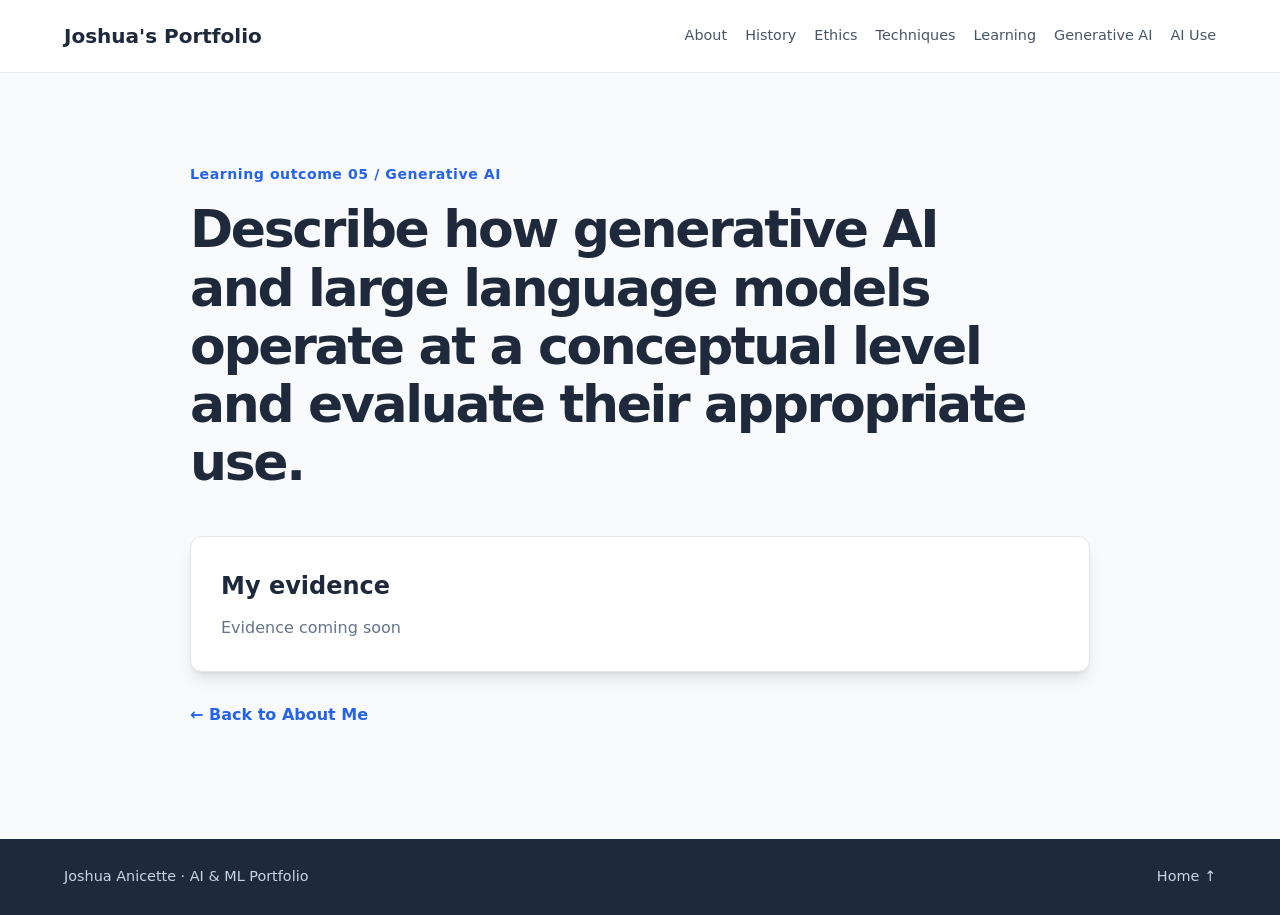
<file: outcome5.html>
<!doctype html>
<html lang="en">
<head><meta charset="utf-8"><meta name="viewport" content="width=device-width, initial-scale=1"><title>Generative AI | Joshua's Portfolio</title><link rel="stylesheet" href="style.css"></head>
<body>
<a class="skip-link" href="#main">Skip to content</a>
<header class="site-header"><nav class="nav wrap" aria-label="Main navigation"><a class="brand" href="index.html">Joshua's Portfolio</a><div class="nav-links"><a href="index.html">About</a><a href="outcome1.html">History</a><a href="outcome2.html">Ethics</a><a href="outcome3.html">Techniques</a><a href="outcome4.html">Learning</a><a href="outcome5.html">Generative AI</a><a href="aiuse.html">AI Use</a></div></nav></header>
<main id="main" class="page-main"><section class="page-content wrap" aria-labelledby="page-title">
<p class="eyebrow">Learning outcome 05 / Generative AI</p>
<h1 id="page-title">Describe how generative AI and large language models operate at a conceptual level and evaluate their appropriate use.</h1>
<div class="evidence-panel"><h2>My evidence</h2><p>Evidence coming soon</p></div>
<a class="back-link" href="index.html">← Back to About Me</a>
</section></main>
<footer class="site-footer"><div class="wrap"><span>Joshua Anicette · AI &amp; ML Portfolio</span><a href="index.html">Home ↑</a></div></footer>
</body></html>
</file>
<file: style.css>
:root {
  --white: #fff;
  --background: #f9fafb;
  --slate: #1e293b;
  --body: #475569;
  --muted: #64748b;
  --blue: #2563eb;
  --blue-dark: #1d4ed8;
  --line: #e5e7eb;
  --green: #22c55e;
}
* { box-sizing: border-box; }
html { scroll-behavior: smooth; }
body { margin: 0; background: var(--white); color: var(--slate); font-family: ui-sans-serif, system-ui, -apple-system, BlinkMacSystemFont, "Segoe UI", sans-serif; line-height: 1.65; }
a { color: inherit; }
a:focus-visible { outline: 3px solid var(--blue); outline-offset: 4px; }
img { display: block; max-width: 100%; }
.wrap { width: min(1152px, calc(100% - 40px)); margin-inline: auto; }
.skip-link { position: absolute; z-index: 20; top: -80px; left: 16px; background: var(--blue); color: white; padding: 9px 14px; }
.skip-link:focus { top: 12px; }
.site-header { position: sticky; top: 0; z-index: 10; background: rgb(255 255 255 / 90%); border-bottom: 1px solid var(--line); backdrop-filter: blur(12px); }
.nav { display: flex; align-items: center; justify-content: space-between; gap: 24px; min-height: 72px; }
.brand { color: var(--slate); font-size: 1.25rem; font-weight: 700; text-decoration: none; white-space: nowrap; }
.nav-links { display: flex; flex-wrap: wrap; justify-content: flex-end; gap: 8px 18px; }
.nav-links a { color: var(--body); font-size: .9rem; font-weight: 500; text-decoration: none; }
.nav-links a:hover, .back-link:hover, .site-footer a:hover { color: var(--blue); }
.hero { min-height: 600px; display: grid; grid-template-columns: 290px minmax(0, 1fr); align-items: center; gap: clamp(32px, 6vw, 80px); padding-block: 100px 80px; scroll-margin-top: 100px; }
.hero-copy { grid-column: 2; grid-row: 1; }
.eyebrow { color: var(--blue); font-size: .88rem; font-weight: 700; letter-spacing: .04em; }
h1, h2, h3, p { margin-top: 0; }
h1 { font-size: clamp(3rem, 6vw, 3.75rem); line-height: 1.12; letter-spacing: -.045em; margin-bottom: 10px; }
.hero-subtitle { color: var(--blue); font-size: 1.15rem; font-weight: 600; }
.about-text { max-width: 640px; color: var(--body); font-size: 1.05rem; }
.about-text p { margin-bottom: 16px; }
.button { display: inline-flex; gap: 22px; align-items: center; margin-top: 18px; padding: 12px 20px; border-radius: 8px; background: var(--blue); color: white; font-weight: 600; text-decoration: none; box-shadow: 0 4px 12px rgb(37 99 235 / 18%); }
.button:hover { background: var(--blue-dark); }
.portrait-frame { position: relative; grid-column: 1; grid-row: 1; background: var(--white); border-radius: 16px; padding: 0; box-shadow: 0 20px 25px -5px rgb(0 0 0 / 10%), 0 8px 10px -6px rgb(0 0 0 / 10%); }
.portrait-frame img { width: 100%; aspect-ratio: 1; object-fit: cover; background: #eaf1ff; border-radius: 16px; }
.portrait-badge { display: grid; place-items: center; position: absolute; right: -16px; bottom: 12px; width: 64px; height: 64px; background: var(--green); border-radius: 50%; color: white; font-size: 1.7rem; box-shadow: 0 10px 15px -3px rgb(0 0 0 / 10%); }
.portrait-caption { color: var(--muted); font-size: .82rem; padding: 14px 8px 10px; margin: 0; }
.section-intro { padding-top: 84px; padding-bottom: 25px; text-align: center; }
.section-intro h2 { font-size: clamp(2rem, 4vw, 2.5rem); letter-spacing: -.035em; margin-bottom: 0; }
.section-intro .eyebrow { margin-bottom: 5px; }
.outcomes { display: grid; grid-template-columns: repeat(2, minmax(0, 1fr)); gap: 24px; padding-bottom: 90px; }
.outcome { padding: 30px; background: var(--white); border: 1px solid var(--line); border-radius: 14px; box-shadow: 0 4px 16px rgb(15 23 42 / 5%); scroll-margin-top: 100px; }
.outcome:hover { box-shadow: 0 12px 28px rgb(15 23 42 / 10%); transform: translateY(-2px); transition: .2s ease; }
.outcome-number { display: inline-block; color: var(--blue); font-size: .86rem; font-weight: 700; margin-bottom: 15px; }
.outcome h2 { font-size: clamp(1.18rem, 2.1vw, 1.5rem); line-height: 1.4; letter-spacing: -.015em; margin-bottom: 18px; }
.outcome p { color: var(--muted); margin: 0; }
.outcome-link { display: block; padding: 30px; background: var(--background); border: 1px solid var(--line); border-radius: 12px; box-shadow: 0 10px 15px -3px rgb(0 0 0 / 10%), 0 4px 6px -4px rgb(0 0 0 / 10%); text-decoration: none; transition: transform .2s ease, box-shadow .2s ease; }
.outcome-link:hover { box-shadow: 0 20px 25px -5px rgb(0 0 0 / 10%), 0 8px 10px -6px rgb(0 0 0 / 10%); transform: translateY(-2px); }
.outcome-link span { color: var(--blue); font-size: .86rem; font-weight: 700; }
.outcome-link h3 { font-size: 1.5rem; margin: 14px 0 8px; }
.outcome-link p { color: var(--body); margin: 0; }
.section-intro > p:last-child { color: var(--body); }
.page-main { background: var(--background); min-height: calc(100vh - 155px); }
.page-content { max-width: 900px; padding-block: 90px 110px; }
.page-content h1 { font-size: clamp(2rem, 4.5vw, 3.25rem); max-width: 860px; }
.page-content > p:not(.eyebrow) { color: var(--body); }
.evidence-panel { margin: 45px 0 30px; padding: 30px; border: 1px solid var(--line); border-radius: 12px; background: var(--white); box-shadow: 0 10px 15px -3px rgb(0 0 0 / 10%), 0 4px 6px -4px rgb(0 0 0 / 10%); }
.evidence-panel h2 { font-size: 1.5rem; margin-bottom: 8px; }
.evidence-panel p { color: var(--muted); margin: 0; }
main { background: var(--white); }
.section-intro, .outcomes { background: var(--white); }
.ai-use { padding-block: 90px 100px; scroll-margin-top: 95px; }
.ai-use h2 { font-size: clamp(2rem, 4vw, 2.5rem); letter-spacing: -.035em; margin-bottom: 10px; }
.ai-use > p:not(.eyebrow) { color: var(--body); }
.citation-entry { margin: 26px 0; padding: 25px; border: 1px solid var(--line); border-radius: 12px; background: var(--white); box-shadow: 0 4px 14px rgb(15 23 42 / 5%); }
.citation-entry h3 { margin-bottom: 8px; }
.citation-entry p { color: var(--body); margin: 0; }
.back-link { color: var(--blue); font-weight: 600; text-decoration: none; }
.site-footer { background: var(--slate); color: #cbd5e1; font-size: .9rem; }
.site-footer .wrap { display: flex; flex-wrap: wrap; justify-content: space-between; gap: 15px; padding-block: 26px; }
.site-footer a { text-decoration: none; }
@media (max-width: 800px) {
  .nav { align-items: flex-start; flex-direction: column; padding-block: 14px; gap: 10px; }
  .nav-links { justify-content: flex-start; gap: 8px 16px; }
  .hero { grid-template-columns: 1fr; min-height: auto; padding-block: 64px; }
  .hero-copy, .portrait-frame { grid-column: 1; grid-row: auto; }
  .portrait-frame { max-width: 320px; margin-inline: auto; }
  .outcomes { grid-template-columns: 1fr; }
  .outcome, .ai-use { scroll-margin-top: 155px; }
  main { background: var(--white); }
}
@media (prefers-reduced-motion: reduce) { html { scroll-behavior: auto; } .outcome:hover { transform: none; } }
</file>
